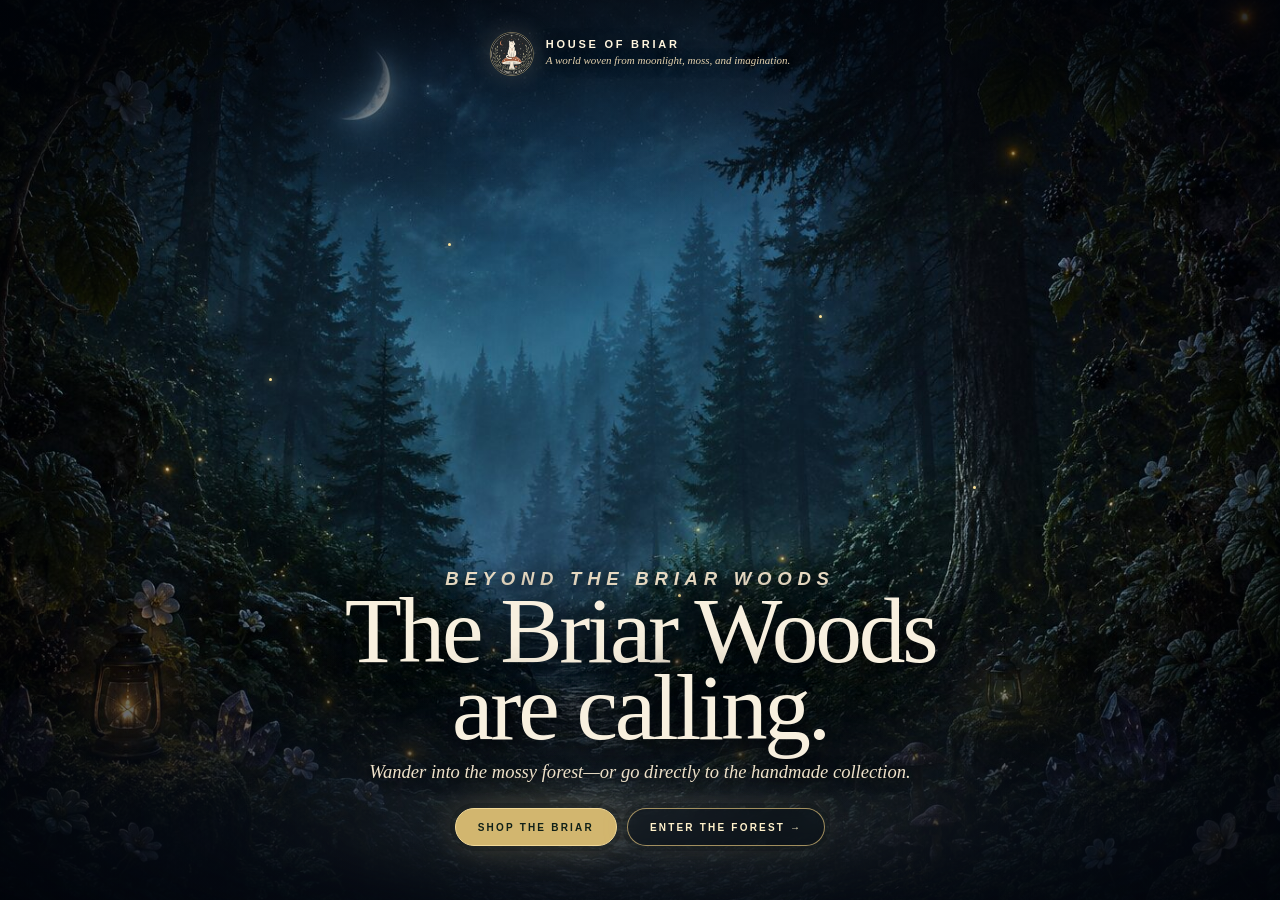
<file: index.html>
<!doctype html>
<html lang="en">
<head>
<meta charset="utf-8"><meta name="viewport" content="width=device-width,initial-scale=1,viewport-fit=cover">
<title>House of Briar | Enchanted Woodland Art &amp; Wearable Magic</title>
<meta name="description" content="Enter House of Briar, an enchanted woodland world of one-of-a-kind fashion, original art, hand-painted keepsake boxes, living gardens, and storybook imagination.">
<meta name="robots" content="index,follow,max-image-preview:large">
<link rel="canonical" href="https://loombriar.shop/">
<link rel="icon" type="image/svg+xml" href="assets/thorn-spool-real.svg?v=20260927">
<meta property="og:type" content="website"><meta property="og:site_name" content="House of Briar"><meta property="og:title" content="House of Briar | Enchanted Woodland Art &amp; Wearable Magic"><meta property="og:description" content="A world woven from moonlight, moss, and imagination."><meta property="og:url" content="https://loombriar.shop/"><meta property="og:image" content="https://loombriar.shop/assets/loom-briar-moonlit-cat-grove-opening.webp">
<meta name="twitter:card" content="summary_large_image"><meta name="twitter:title" content="House of Briar | Enchanted Woodland Art &amp; Wearable Magic"><meta name="twitter:description" content="One-of-a-kind woodland fashion, art, keepsakes, and living gardens."><meta name="twitter:image" content="https://loombriar.shop/assets/loom-briar-moonlit-cat-grove-opening.webp">
<script type="application/ld+json">{"@context":"https://schema.org","@type":"WebSite","name":"House of Briar","url":"https://loombriar.shop/","description":"An enchanted woodland artist lifestyle brand offering one-of-a-kind fashion, original art, hand-painted keepsake boxes, and living gardens.","publisher":{"@type":"Organization","name":"House of Briar","email":"loombriar@gmail.com","founder":{"@type":"Person","name":"Loom Briar"},"logo":{"@type":"ImageObject","url":"https://loombriar.shop/assets/loom-briar-celestial-cat-logo.webp"}}}</script>
<style>
*{box-sizing:border-box}html,body{margin:0;width:100%;height:100%;overflow:hidden;background:#020711;color:#f8f0df;font-family:Georgia,'Times New Roman',serif}.opening{position:relative;width:100%;height:100svh;min-height:560px;overflow:hidden;background:#020711;isolation:isolate}.world{position:absolute;inset:-3%;z-index:-4;background:url('assets/briar-woods-background-v4.jpg') center 48%/cover no-repeat;transform-origin:50% 56%;transition:transform 2.8s cubic-bezier(.18,.72,.2,1),filter 2.8s ease}.opening:before{content:"";position:absolute;z-index:-3;inset:0;background:radial-gradient(ellipse at 50% 52%,transparent 0 25%,rgba(0,5,13,.12) 48%,rgba(0,3,9,.68) 100%),linear-gradient(180deg,rgba(0,4,10,.55),transparent 24%,transparent 63%,rgba(0,3,8,.8));pointer-events:none}.opening:after{content:"";position:absolute;z-index:-2;left:-15%;right:-15%;bottom:-12%;height:43%;background:radial-gradient(ellipse at center,rgba(196,216,238,.16),rgba(43,67,99,.12) 35%,transparent 72%);filter:blur(20px);animation:mist 10s ease-in-out infinite alternate;pointer-events:none}.brand{position:absolute;z-index:5;top:clamp(18px,3.5vh,36px);left:50%;display:flex;align-items:center;gap:12px;color:#fff5de;text-decoration:none;transform:translateX(-50%);text-shadow:0 2px 14px #000}.brand img{width:44px;height:44px;border-radius:50%;border:1px solid rgba(231,204,142,.5);box-shadow:0 0 24px rgba(209,190,158,.2)}.brand span{display:grid;gap:4px;white-space:nowrap}.brand b{font:700 11px/1 Arial,sans-serif;letter-spacing:.25em;text-transform:uppercase}.brand small{font:italic 11px/1.2 Georgia,serif;color:#e3d1ad}.copy{position:absolute;z-index:4;left:50%;bottom:clamp(36px,6vh,70px);width:min(760px,88vw);text-align:center;transform:translateX(-50%);transition:opacity .55s ease,transform .65s ease}.eyebrow{margin:0 0 12px;color:#ddc27e;font:700 10px Arial,sans-serif;letter-spacing:.31em;text-transform:uppercase;text-shadow:0 2px 15px #000}.copy h1{margin:0 auto 12px;max-width:720px;font-size:clamp(48px,7.3vw,108px);font-weight:400;line-height:.82;letter-spacing:-.035em;text-wrap:balance;text-shadow:0 4px 28px #000,0 0 55px rgba(2,7,15,.9)}.copy p{margin:0;font-size:clamp(14px,1.45vw,19px);font-style:italic;line-height:1.5;color:#eee1c9;text-shadow:0 2px 16px #000}.follow{position:relative;margin-top:22px;padding:13px 22px 12px;border:1px solid rgba(225,195,125,.7);border-radius:999px;background:rgba(4,11,17,.42);color:#fff1ca;box-shadow:0 0 0 5px rgba(4,9,15,.22),0 0 32px rgba(211,186,119,.12);backdrop-filter:blur(7px);cursor:pointer;font:700 10px Arial,sans-serif;letter-spacing:.22em;text-transform:uppercase;transition:background .25s,box-shadow .25s,transform .25s}.follow:hover,.follow:focus-visible{background:rgba(104,76,35,.45);box-shadow:0 0 0 5px rgba(4,9,15,.25),0 0 38px rgba(236,207,134,.3);transform:translateY(-2px)}.follow:focus-visible{outline:2px solid #f7db98;outline-offset:5px}.fireflies{position:absolute;z-index:1;inset:0;pointer-events:none}.fireflies i{position:absolute;width:3px;height:3px;border-radius:50%;background:#ffe49a;box-shadow:0 0 6px #ffe49a,0 0 14px #d9b95f;animation:glimmer 3.8s ease-in-out infinite}.fireflies i:nth-child(1){left:21%;top:42%;animation-delay:-1.2s}.fireflies i:nth-child(2){left:35%;top:27%;animation-delay:-2.7s}.fireflies i:nth-child(3){left:64%;top:35%;animation-delay:-.5s}.fireflies i:nth-child(4){left:76%;top:54%;animation-delay:-3.1s}.fireflies i:nth-child(5){left:53%;top:66%;animation-delay:-1.8s}.opening.following .world{transform:scale(1.55) translateY(8%);filter:brightness(1.22) blur(1px)}.opening.following .copy,.opening.following .brand{opacity:0;pointer-events:none}.opening.following .copy{transform:translate(-50%,18px) scale(.96)}.veil{position:absolute;z-index:6;inset:0;pointer-events:none;background:radial-gradient(circle at 50% 52%,rgba(222,232,247,.92),rgba(76,102,148,.42) 38%,rgba(1,5,13,.98) 100%);opacity:0;transition:opacity .75s ease 2s}.opening.following .veil{opacity:1}@keyframes glimmer{0%,100%{opacity:.08;transform:translateY(3px) scale(.7)}50%{opacity:1;transform:translateY(-5px) scale(1.25)}}@keyframes mist{to{transform:translateX(8%) scale(1.08)}}
@media(max-width:700px){.opening{min-height:520px}.world{inset:-2%;background-size:auto 100%;background-position:47% top}.opening:before{background:linear-gradient(180deg,rgba(0,4,10,.48),transparent 20%,transparent 54%,rgba(0,3,9,.9) 87%),radial-gradient(ellipse at 50% 48%,transparent 12%,rgba(0,3,9,.4) 100%)}.brand{top:18px}.brand img{width:38px;height:38px}.brand small{font-size:9px}.copy{bottom:max(28px,env(safe-area-inset-bottom));width:90vw}.eyebrow{margin-bottom:9px;font-size:8px}.copy h1{max-width:390px;font-size:clamp(43px,13vw,61px);line-height:.86}.copy p{font-size:14px}.follow{margin-top:17px;padding:12px 18px;font-size:9px}.opening.following .world{transform:scale(1.48) translateY(7%)}}
@media(prefers-reduced-motion:reduce){.world,.copy,.brand,.veil{transition:none}.opening:after,.fireflies i{animation:none}.opening.following .veil{opacity:1}}
.entrance-actions{display:flex;justify-content:center;gap:10px;flex-wrap:wrap;margin-top:22px}.entrance-actions .follow{margin-top:0}.shop-now{position:relative;padding:13px 22px 12px;border:1px solid #f3d997;border-radius:999px;background:#d2b66f;color:#102018;box-shadow:0 0 0 5px rgba(4,9,15,.22),0 0 35px rgba(236,207,134,.25);backdrop-filter:blur(7px);font:700 10px Arial,sans-serif;letter-spacing:.22em;text-transform:uppercase;text-decoration:none;transition:background .25s,box-shadow .25s,transform .25s}.shop-now:hover,.shop-now:focus-visible{background:rgba(104,76,35,.78);color:#fff1ca;box-shadow:0 0 0 5px rgba(4,9,15,.25),0 0 38px rgba(236,207,134,.3);transform:translateY(-2px)}.shop-now:focus-visible{outline:2px solid #f7db98;outline-offset:5px}@media(max-width:700px){.entrance-actions{margin-top:17px;gap:8px}.entrance-actions .follow,.shop-now{margin-top:0;padding:12px 15px;font-size:8px;letter-spacing:.16em}}
</style>
</head>
<body><main class="opening" id="opening"><div class="world" aria-hidden="true"></div><div class="fireflies" aria-hidden="true"><i></i><i></i><i></i><i></i><i></i></div><a class="brand" href="treehouse.html#welcome"><img src="assets/loom-briar-celestial-cat-logo.webp" alt=""><span><b>House of Briar</b><small>A world woven from moonlight, moss, and imagination.</small></span></a><section class="copy" aria-label="Entrance to House of Briar"><p class="eyebrow">Beyond the Briar Woods</p><h1>The Briar Woods are calling.</h1><p>Wander into the mossy forest—or go directly to the handmade collection.</p><div class="entrance-actions"><a class="shop-now" href="treehouse.html#shop">Shop the Briar</a><button class="follow" id="follow" type="button">Enter the forest →</button></div></section><div class="veil" aria-hidden="true"></div></main><script>const opening=document.getElementById('opening'),button=document.getElementById('follow');button.addEventListener('click',()=>{if(opening.classList.contains('following'))return;opening.classList.add('following');button.disabled=true;setTimeout(()=>location.href='treehouse.html#welcome',2850)})</script></body>
</html>
</file>
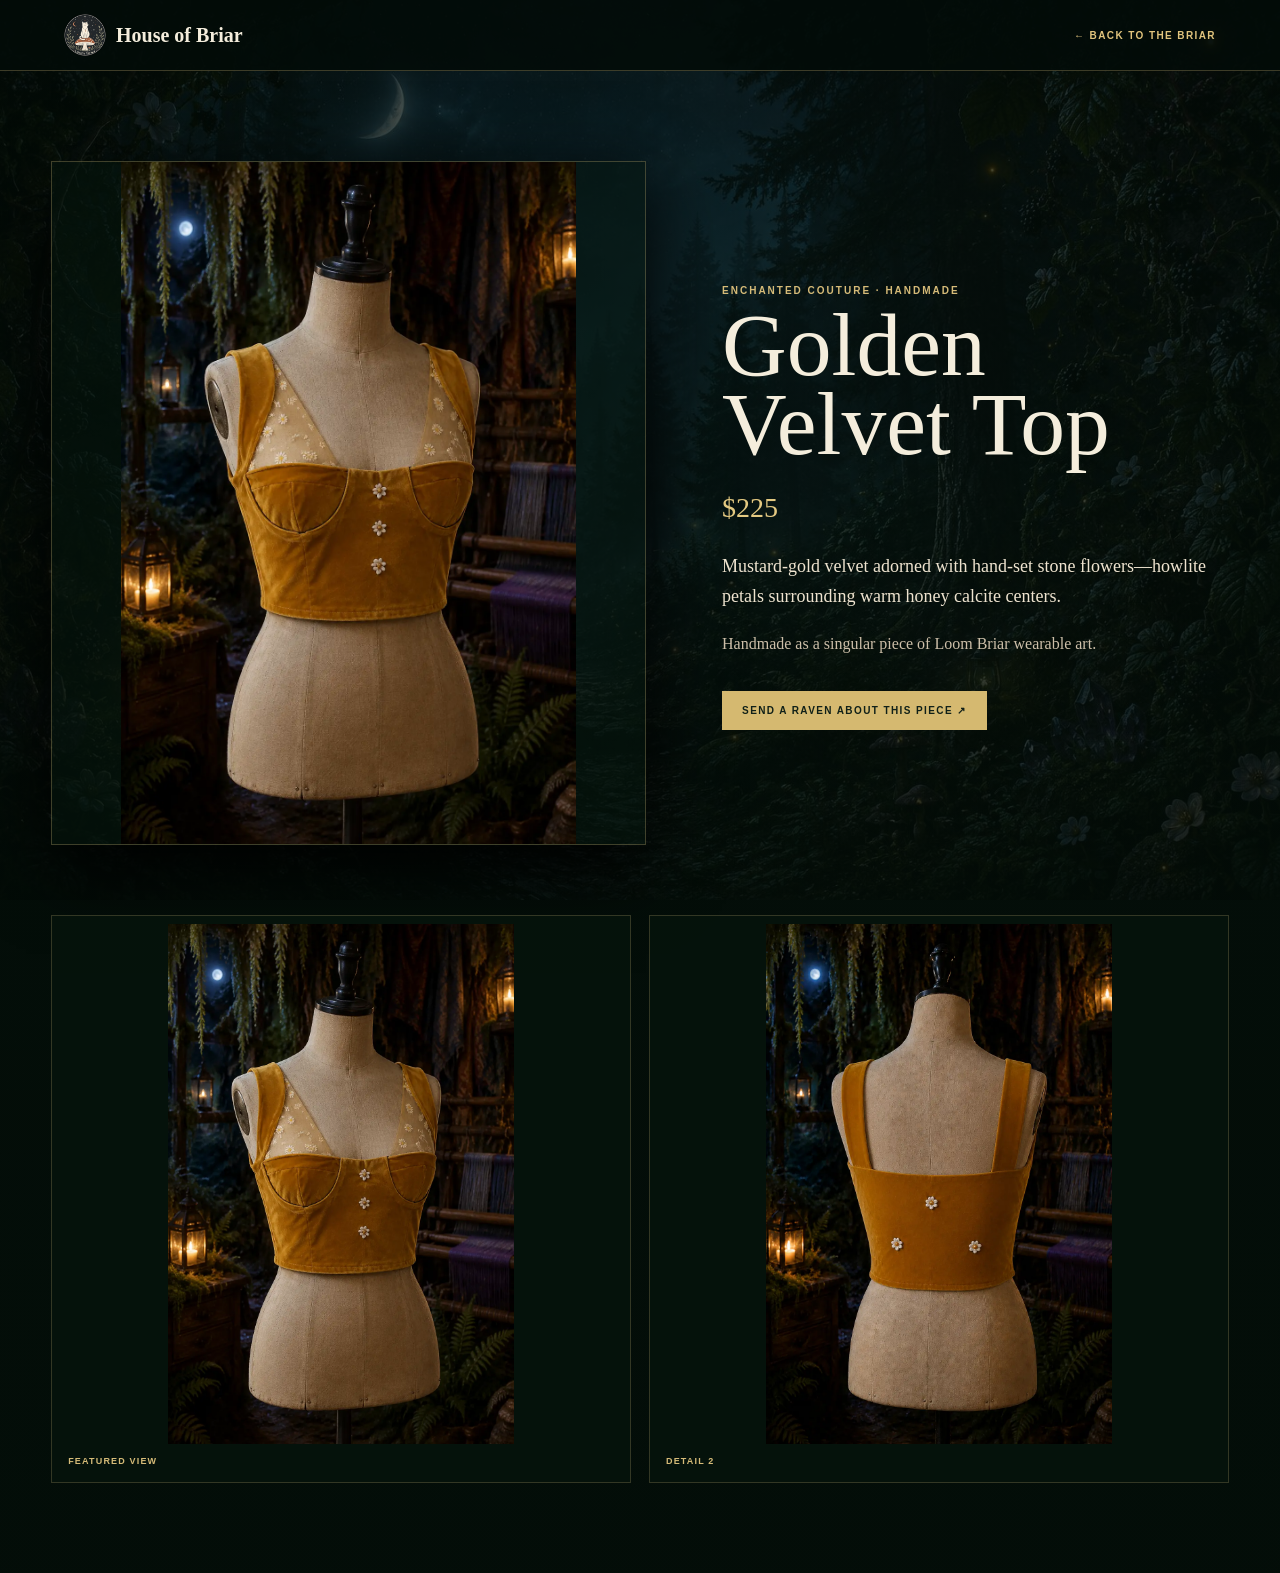
<file: products/golden-velvet-top.html>
<!doctype html><html lang="en"><head><meta charset="utf-8"><meta name="viewport" content="width=device-width,initial-scale=1"><title>Golden Velvet Top | House of Briar</title><meta name="description" content="Mustard-gold velvet adorned with hand-set stone flowers—howlite petals surrounding warm honey calcite centers."><meta name="robots" content="index,follow,max-image-preview:large"><link rel="canonical" href="https://loombriar.shop/products/golden-velvet-top.html"><link rel="icon" type="image/svg+xml" href="../assets/thorn-spool-real.svg"><meta property="og:type" content="product"><meta property="og:site_name" content="House of Briar"><meta property="og:title" content="Golden Velvet Top | House of Briar"><meta property="og:description" content="Mustard-gold velvet adorned with hand-set stone flowers—howlite petals surrounding warm honey calcite centers."><meta property="og:url" content="https://loombriar.shop/products/golden-velvet-top.html"><meta property="og:image" content="https://loombriar.shop/assets/golden-velvet-top-dress-form.webp"><meta name="twitter:card" content="summary_large_image"><meta name="twitter:title" content="Golden Velvet Top | House of Briar"><meta name="twitter:description" content="Mustard-gold velvet adorned with hand-set stone flowers—howlite petals surrounding warm honey calcite centers."><meta name="twitter:image" content="https://loombriar.shop/assets/golden-velvet-top-dress-form.webp"><script type="application/ld+json">{"@context":"https://schema.org","@type":"Product","name":"Golden Velvet Top","description":"Mustard-gold velvet adorned with hand-set stone flowers—howlite petals surrounding warm honey calcite centers.","image":["https://loombriar.shop/assets/golden-velvet-top-dress-form.webp","https://loombriar.shop/assets/golden-velvet-top-dress-form-back.webp"],"brand":{"@type":"Brand","name":"Loom Briar"},"offers":{"@type":"Offer","priceCurrency":"USD","price":"225","availability":"https://schema.org/InStock","url":"https://loombriar.shop/products/golden-velvet-top.html"}}</script><style>
*{box-sizing:border-box}html{background:#06100b;color:#f4eddc}body{margin:0;font-family:Georgia,'Times New Roman',serif;background:linear-gradient(rgba(3,13,8,.72),rgba(3,13,8,.88)),url('../assets/briar-woods-background-v4.jpg') center/cover fixed;min-height:100vh}.nav{display:flex;align-items:center;justify-content:space-between;padding:14px clamp(16px,5vw,70px);background:rgba(3,12,8,.88);border-bottom:1px solid rgba(214,187,122,.28);position:sticky;top:0;z-index:5}.brand{display:flex;align-items:center;gap:10px;color:#f4eddc;text-decoration:none}.brand img{width:42px;height:42px;border-radius:50%}.brand b{font-size:20px}.back{color:#e1c47d;text-decoration:none;font:700 10px Arial,sans-serif;letter-spacing:.14em;text-transform:uppercase}.wrap{width:min(1180px,92vw);margin:0 auto;padding:clamp(45px,7vw,90px) 0 90px}.hero{display:grid;grid-template-columns:1.08fr .92fr;gap:clamp(28px,6vw,76px);align-items:center}.main-img{width:100%;max-height:76vh;object-fit:contain;background:rgba(5,20,12,.5);border:1px solid rgba(214,187,122,.28);box-shadow:0 24px 70px #000}.eyebrow{color:#d6bb78;font:700 10px Arial,sans-serif;letter-spacing:.2em;text-transform:uppercase}.copy h1{font-size:clamp(50px,7vw,92px);line-height:.88;font-weight:400;margin:10px 0 18px}.price{font-size:28px;color:#e4c982}.lede{font-size:18px;line-height:1.65;color:#eee3cf}.notes{color:#cdbfa9;line-height:1.7}.buy{display:inline-block;margin-top:18px;padding:14px 20px;background:#d5b970;color:#102018;text-decoration:none;font:700 10px Arial,sans-serif;letter-spacing:.14em;text-transform:uppercase}.gallery{display:grid;grid-template-columns:repeat(2,minmax(0,1fr));gap:18px;margin-top:70px}.gallery figure{margin:0;background:rgba(6,22,13,.68);border:1px solid rgba(214,187,122,.22);padding:8px}.gallery img{width:100%;height:520px;object-fit:contain}.gallery figcaption{padding:8px;color:#d6bb78;font:700 9px Arial,sans-serif;letter-spacing:.13em;text-transform:uppercase}.extra{margin-top:42px;padding:28px;border:1px solid rgba(214,187,122,.24);background:rgba(5,18,11,.7);line-height:1.7}.extra h2{font-weight:400;color:#e4c982}@media(max-width:760px){.hero{grid-template-columns:1fr}.wrap{width:min(94vw,620px)}.gallery{grid-template-columns:1fr}.gallery img{height:auto}.copy h1{font-size:52px}.nav{padding:10px 12px}}
</style></head><body><header class="nav"><a class="brand" href="../treehouse.html#shop"><img src="../assets/loom-briar-celestial-cat-logo.webp" alt=""><b>House of Briar</b></a><a class="back" href="../treehouse.html#shop">← Back to the Briar</a></header><main class="wrap"><section class="hero"><img class="main-img" src="../assets/golden-velvet-top-dress-form.webp" alt="Golden Velvet Top"><div class="copy"><p class="eyebrow">Enchanted Couture · Handmade</p><h1>Golden Velvet Top</h1><p class="price">$225</p><p class="lede">Mustard-gold velvet adorned with hand-set stone flowers—howlite petals surrounding warm honey calcite centers.</p><p class="notes">Handmade as a singular piece of Loom Briar wearable art.</p><a class="buy" href="mailto:loombriar@gmail.com?subject=Golden%20Velvet%20Top%20-%20%24225">Send a Raven about this piece ↗</a></div></section><section class="gallery" aria-label="Golden Velvet Top photo gallery"><figure><img src="../assets/golden-velvet-top-dress-form.webp" alt="Golden Velvet Top"><figcaption>Featured view</figcaption></figure><figure><img src="../assets/golden-velvet-top-dress-form-back.webp" alt="Golden Velvet Top detail view 2"><figcaption>Detail 2</figcaption></figure></section></main></body></html>
</file>
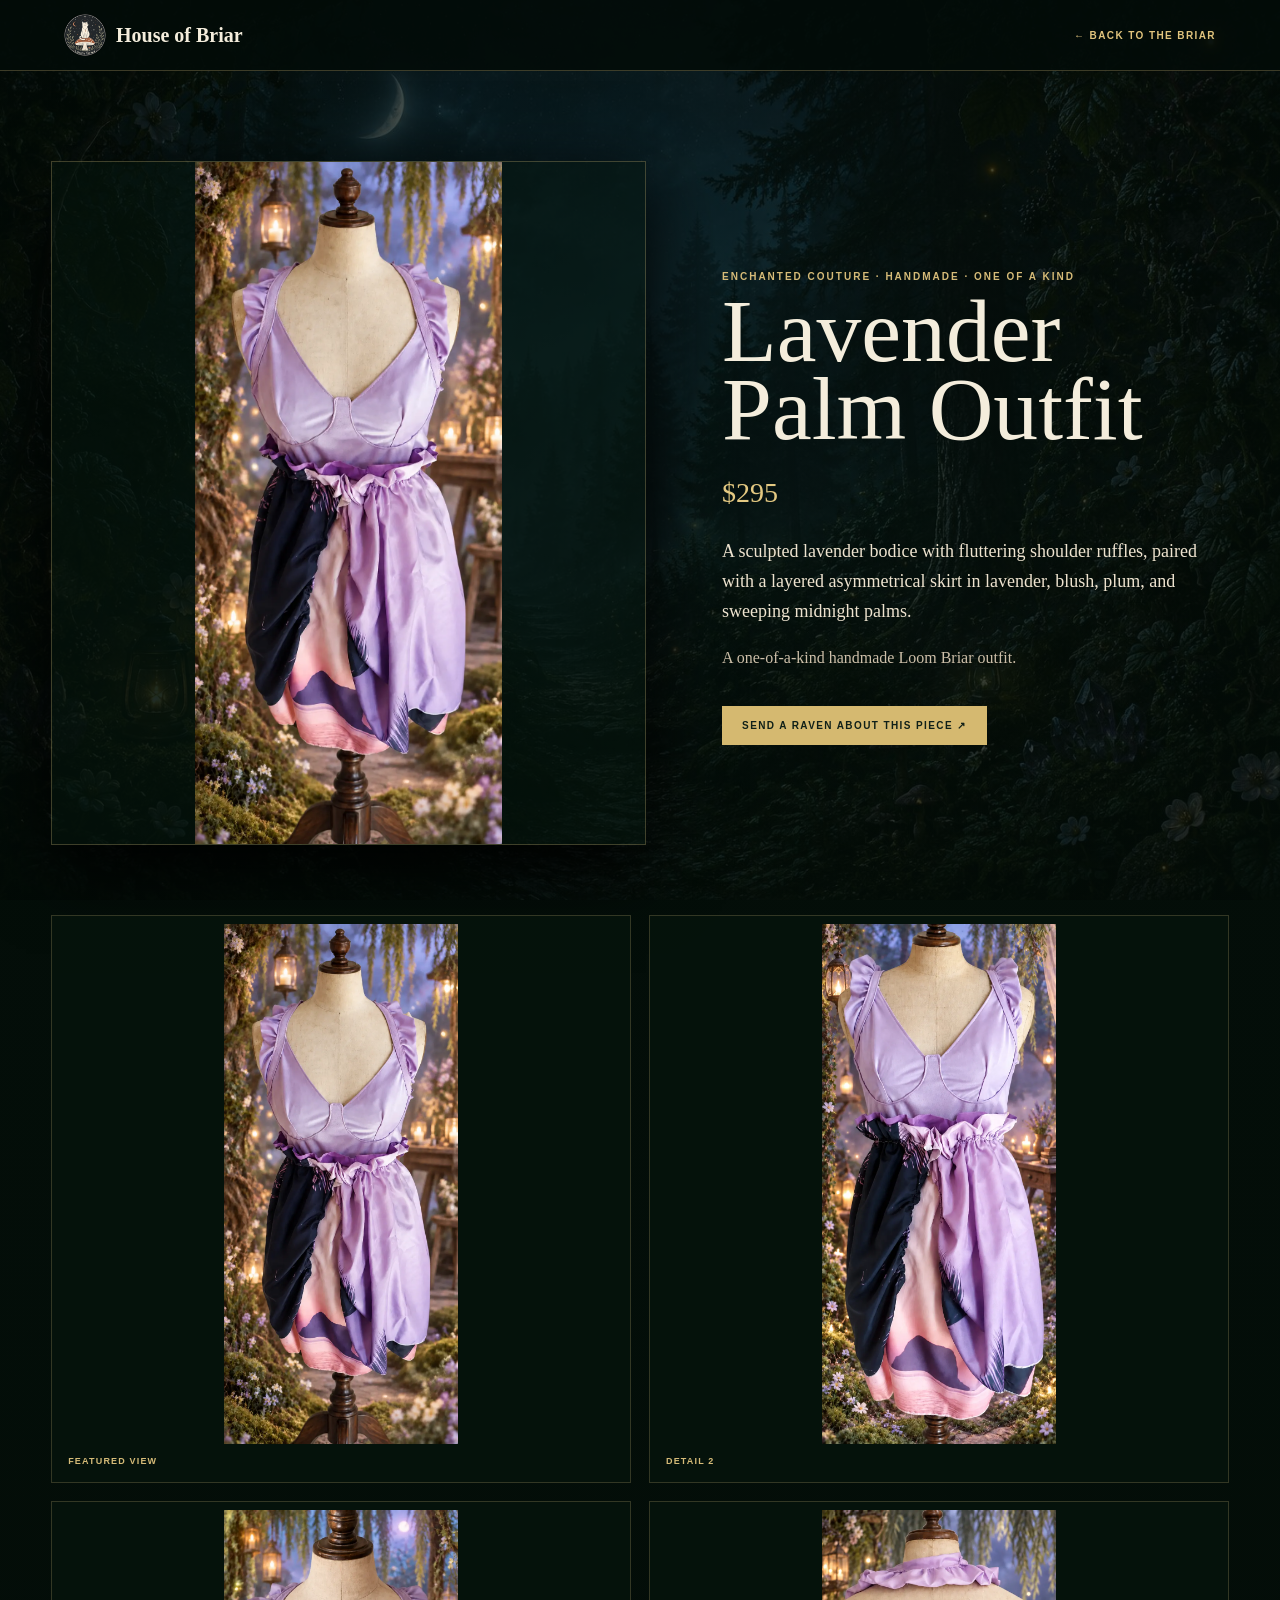
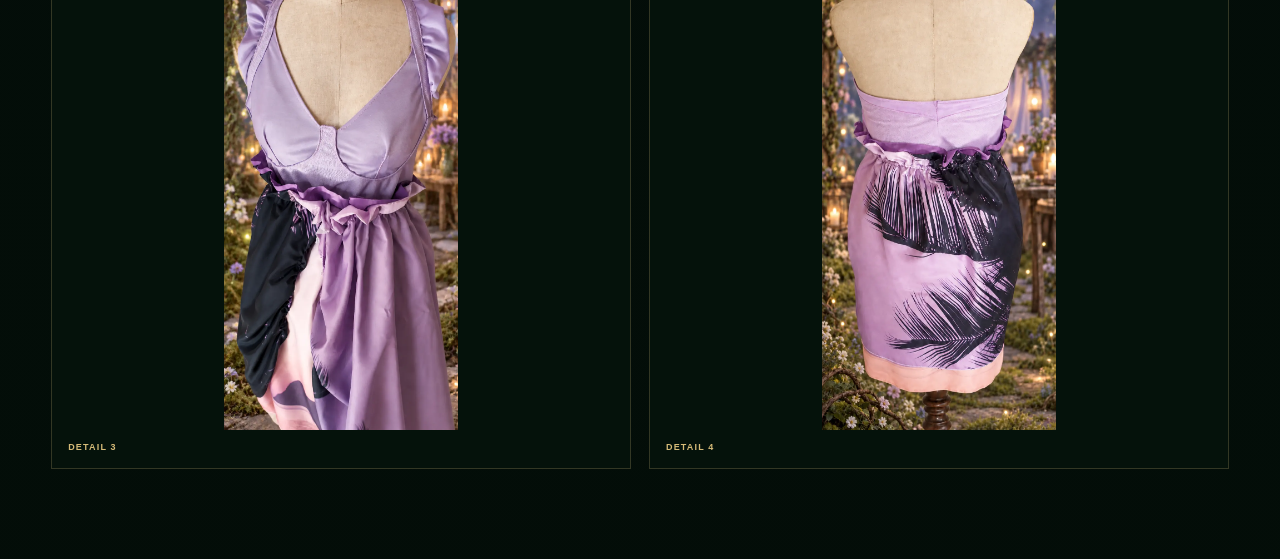
<file: products/lavender-palm-outfit.html>
<!doctype html><html lang="en"><head><meta charset="utf-8"><meta name="viewport" content="width=device-width,initial-scale=1"><title>Lavender Palm Outfit | House of Briar</title><meta name="description" content="A sculpted lavender bodice with fluttering shoulder ruffles, paired with a layered asymmetrical skirt in lavender, blush, plum, and sweeping midnight palms."><meta name="robots" content="index,follow,max-image-preview:large"><link rel="canonical" href="https://loombriar.shop/products/lavender-palm-outfit.html"><link rel="icon" type="image/svg+xml" href="../assets/thorn-spool-real.svg"><meta property="og:type" content="product"><meta property="og:site_name" content="House of Briar"><meta property="og:title" content="Lavender Palm Outfit | House of Briar"><meta property="og:description" content="A sculpted lavender bodice with fluttering shoulder ruffles, paired with a layered asymmetrical skirt in lavender, blush, plum, and sweeping midnight palms."><meta property="og:url" content="https://loombriar.shop/products/lavender-palm-outfit.html"><meta property="og:image" content="https://loombriar.shop/assets/lavender-palm-outfit-front-themed.webp"><meta name="twitter:card" content="summary_large_image"><meta name="twitter:title" content="Lavender Palm Outfit | House of Briar"><meta name="twitter:description" content="A sculpted lavender bodice with fluttering shoulder ruffles, paired with a layered asymmetrical skirt in lavender, blush, plum, and sweeping midnight palms."><meta name="twitter:image" content="https://loombriar.shop/assets/lavender-palm-outfit-front-themed.webp"><script type="application/ld+json">{"@context":"https://schema.org","@type":"Product","name":"Lavender Palm Outfit","description":"A sculpted lavender bodice with fluttering shoulder ruffles, paired with a layered asymmetrical skirt in lavender, blush, plum, and sweeping midnight palms.","image":["https://loombriar.shop/assets/lavender-palm-outfit-front-themed.webp","https://loombriar.shop/assets/lavender-palm-outfit-front-detail-themed.webp","https://loombriar.shop/assets/lavender-palm-outfit-bodice-themed.webp","https://loombriar.shop/assets/lavender-palm-outfit-back-themed.webp"],"brand":{"@type":"Brand","name":"Loom Briar"},"offers":{"@type":"Offer","priceCurrency":"USD","price":"295","availability":"https://schema.org/InStock","url":"https://loombriar.shop/products/lavender-palm-outfit.html"}}</script><style>
*{box-sizing:border-box}html{background:#06100b;color:#f4eddc}body{margin:0;font-family:Georgia,'Times New Roman',serif;background:linear-gradient(rgba(3,13,8,.72),rgba(3,13,8,.88)),url('../assets/briar-woods-background-v4.jpg') center/cover fixed;min-height:100vh}.nav{display:flex;align-items:center;justify-content:space-between;padding:14px clamp(16px,5vw,70px);background:rgba(3,12,8,.88);border-bottom:1px solid rgba(214,187,122,.28);position:sticky;top:0;z-index:5}.brand{display:flex;align-items:center;gap:10px;color:#f4eddc;text-decoration:none}.brand img{width:42px;height:42px;border-radius:50%}.brand b{font-size:20px}.back{color:#e1c47d;text-decoration:none;font:700 10px Arial,sans-serif;letter-spacing:.14em;text-transform:uppercase}.wrap{width:min(1180px,92vw);margin:0 auto;padding:clamp(45px,7vw,90px) 0 90px}.hero{display:grid;grid-template-columns:1.08fr .92fr;gap:clamp(28px,6vw,76px);align-items:center}.main-img{width:100%;max-height:76vh;object-fit:contain;background:rgba(5,20,12,.5);border:1px solid rgba(214,187,122,.28);box-shadow:0 24px 70px #000}.eyebrow{color:#d6bb78;font:700 10px Arial,sans-serif;letter-spacing:.2em;text-transform:uppercase}.copy h1{font-size:clamp(50px,7vw,92px);line-height:.88;font-weight:400;margin:10px 0 18px}.price{font-size:28px;color:#e4c982}.lede{font-size:18px;line-height:1.65;color:#eee3cf}.notes{color:#cdbfa9;line-height:1.7}.buy{display:inline-block;margin-top:18px;padding:14px 20px;background:#d5b970;color:#102018;text-decoration:none;font:700 10px Arial,sans-serif;letter-spacing:.14em;text-transform:uppercase}.gallery{display:grid;grid-template-columns:repeat(2,minmax(0,1fr));gap:18px;margin-top:70px}.gallery figure{margin:0;background:rgba(6,22,13,.68);border:1px solid rgba(214,187,122,.22);padding:8px}.gallery img{width:100%;height:520px;object-fit:contain}.gallery figcaption{padding:8px;color:#d6bb78;font:700 9px Arial,sans-serif;letter-spacing:.13em;text-transform:uppercase}.extra{margin-top:42px;padding:28px;border:1px solid rgba(214,187,122,.24);background:rgba(5,18,11,.7);line-height:1.7}.extra h2{font-weight:400;color:#e4c982}@media(max-width:760px){.hero{grid-template-columns:1fr}.wrap{width:min(94vw,620px)}.gallery{grid-template-columns:1fr}.gallery img{height:auto}.copy h1{font-size:52px}.nav{padding:10px 12px}}
</style></head><body><header class="nav"><a class="brand" href="../treehouse.html#shop"><img src="../assets/loom-briar-celestial-cat-logo.webp" alt=""><b>House of Briar</b></a><a class="back" href="../treehouse.html#shop">← Back to the Briar</a></header><main class="wrap"><section class="hero"><img class="main-img" src="../assets/lavender-palm-outfit-front-themed.webp" alt="Lavender Palm Outfit"><div class="copy"><p class="eyebrow">Enchanted Couture · Handmade · One of a kind</p><h1>Lavender Palm Outfit</h1><p class="price">$295</p><p class="lede">A sculpted lavender bodice with fluttering shoulder ruffles, paired with a layered asymmetrical skirt in lavender, blush, plum, and sweeping midnight palms.</p><p class="notes">A one-of-a-kind handmade Loom Briar outfit.</p><a class="buy" href="mailto:loombriar@gmail.com?subject=Lavender%20Palm%20Outfit%20-%20%24295">Send a Raven about this piece ↗</a></div></section><section class="gallery" aria-label="Lavender Palm Outfit photo gallery"><figure><img src="../assets/lavender-palm-outfit-front-themed.webp" alt="Lavender Palm Outfit"><figcaption>Featured view</figcaption></figure><figure><img src="../assets/lavender-palm-outfit-front-detail-themed.webp" alt="Lavender Palm Outfit detail view 2"><figcaption>Detail 2</figcaption></figure><figure><img src="../assets/lavender-palm-outfit-bodice-themed.webp" alt="Lavender Palm Outfit detail view 3"><figcaption>Detail 3</figcaption></figure><figure><img src="../assets/lavender-palm-outfit-back-themed.webp" alt="Lavender Palm Outfit detail view 4"><figcaption>Detail 4</figcaption></figure></section></main></body></html>
</file>
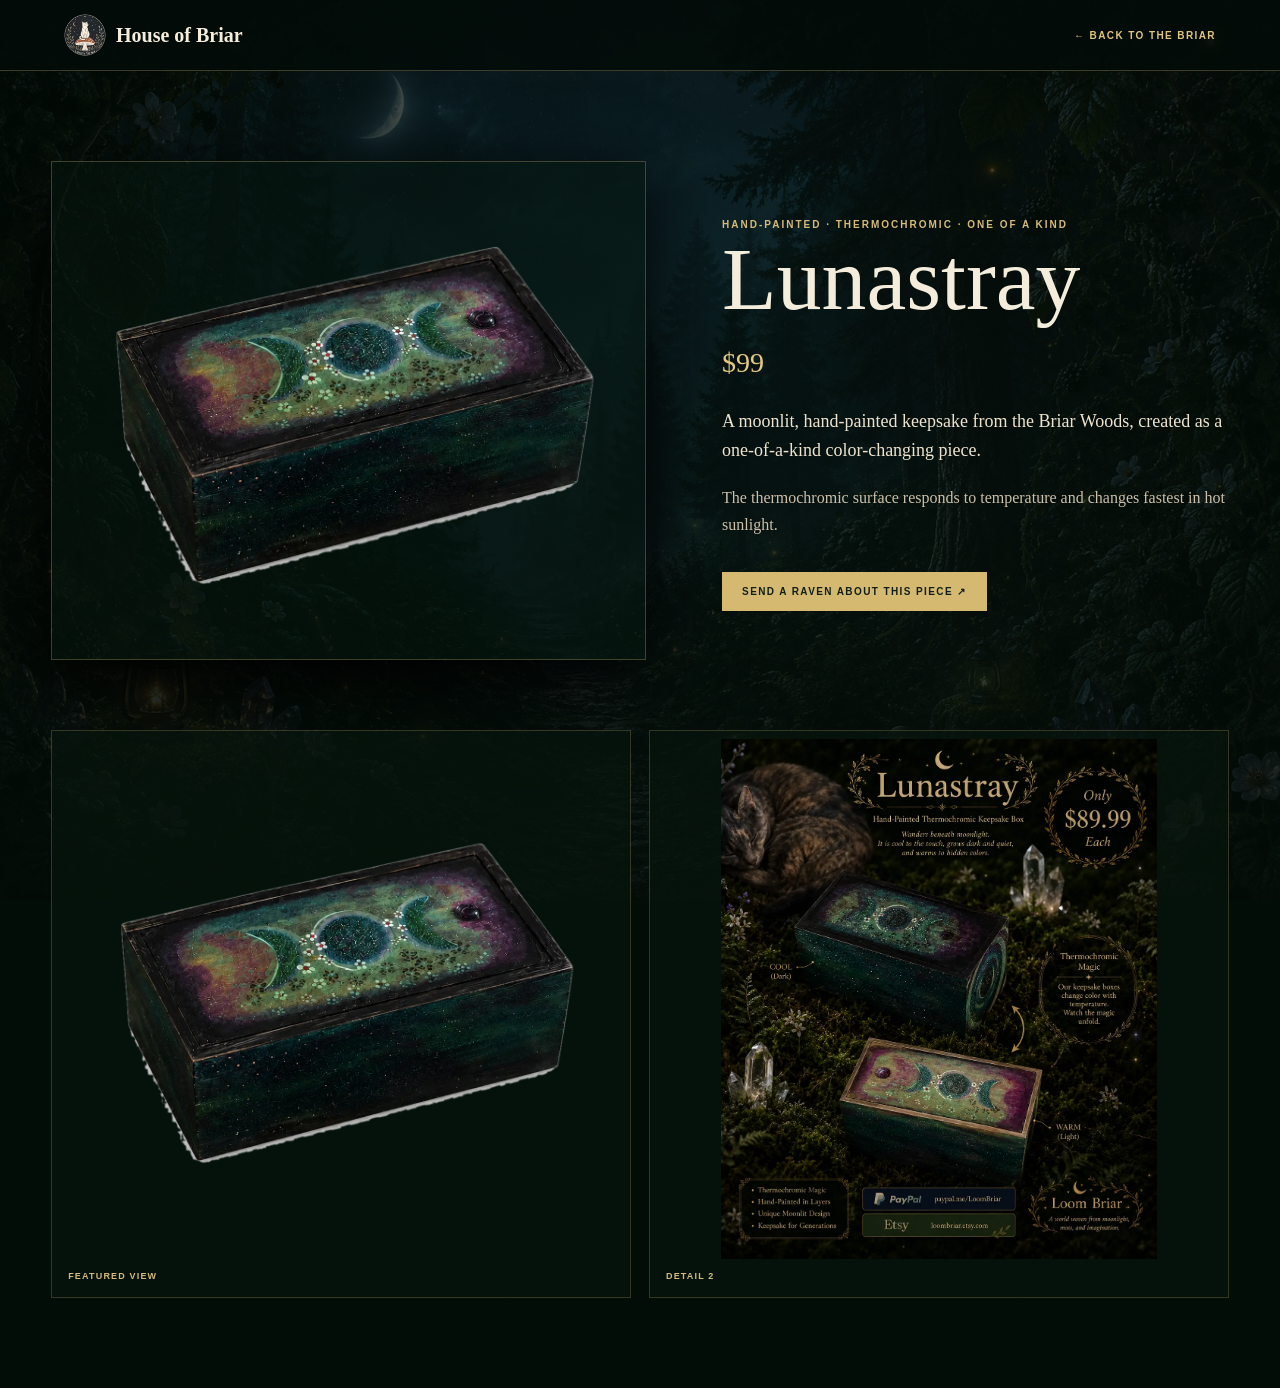
<file: products/lunastray.html>
<!doctype html><html lang="en"><head><meta charset="utf-8"><meta name="viewport" content="width=device-width,initial-scale=1"><title>Lunastray | House of Briar</title><meta name="description" content="A moonlit, hand-painted keepsake from the Briar Woods, created as a one-of-a-kind color-changing piece."><meta name="robots" content="index,follow,max-image-preview:large"><link rel="canonical" href="https://loombriar.shop/products/lunastray.html"><link rel="icon" type="image/svg+xml" href="../assets/thorn-spool-real.svg"><meta property="og:type" content="product"><meta property="og:site_name" content="House of Briar"><meta property="og:title" content="Lunastray | House of Briar"><meta property="og:description" content="A moonlit, hand-painted keepsake from the Briar Woods, created as a one-of-a-kind color-changing piece."><meta property="og:url" content="https://loombriar.shop/products/lunastray.html"><meta property="og:image" content="https://loombriar.shop/assets/product-lunastray-cutout.webp"><meta name="twitter:card" content="summary_large_image"><meta name="twitter:title" content="Lunastray | House of Briar"><meta name="twitter:description" content="A moonlit, hand-painted keepsake from the Briar Woods, created as a one-of-a-kind color-changing piece."><meta name="twitter:image" content="https://loombriar.shop/assets/product-lunastray-cutout.webp"><script type="application/ld+json">{"@context":"https://schema.org","@type":"Product","name":"Lunastray","description":"A moonlit, hand-painted keepsake from the Briar Woods, created as a one-of-a-kind color-changing piece.","image":["https://loombriar.shop/assets/product-lunastray-cutout.webp","https://loombriar.shop/assets/lunastray-details.webp"],"brand":{"@type":"Brand","name":"Loom Briar"},"offers":{"@type":"Offer","priceCurrency":"USD","price":"99","availability":"https://schema.org/InStock","url":"https://loombriar.shop/products/lunastray.html"}}</script><style>
*{box-sizing:border-box}html{background:#06100b;color:#f4eddc}body{margin:0;font-family:Georgia,'Times New Roman',serif;background:linear-gradient(rgba(3,13,8,.72),rgba(3,13,8,.88)),url('../assets/briar-woods-background-v4.jpg') center/cover fixed;min-height:100vh}.nav{display:flex;align-items:center;justify-content:space-between;padding:14px clamp(16px,5vw,70px);background:rgba(3,12,8,.88);border-bottom:1px solid rgba(214,187,122,.28);position:sticky;top:0;z-index:5}.brand{display:flex;align-items:center;gap:10px;color:#f4eddc;text-decoration:none}.brand img{width:42px;height:42px;border-radius:50%}.brand b{font-size:20px}.back{color:#e1c47d;text-decoration:none;font:700 10px Arial,sans-serif;letter-spacing:.14em;text-transform:uppercase}.wrap{width:min(1180px,92vw);margin:0 auto;padding:clamp(45px,7vw,90px) 0 90px}.hero{display:grid;grid-template-columns:1.08fr .92fr;gap:clamp(28px,6vw,76px);align-items:center}.main-img{width:100%;max-height:76vh;object-fit:contain;background:rgba(5,20,12,.5);border:1px solid rgba(214,187,122,.28);box-shadow:0 24px 70px #000}.eyebrow{color:#d6bb78;font:700 10px Arial,sans-serif;letter-spacing:.2em;text-transform:uppercase}.copy h1{font-size:clamp(50px,7vw,92px);line-height:.88;font-weight:400;margin:10px 0 18px}.price{font-size:28px;color:#e4c982}.lede{font-size:18px;line-height:1.65;color:#eee3cf}.notes{color:#cdbfa9;line-height:1.7}.buy{display:inline-block;margin-top:18px;padding:14px 20px;background:#d5b970;color:#102018;text-decoration:none;font:700 10px Arial,sans-serif;letter-spacing:.14em;text-transform:uppercase}.gallery{display:grid;grid-template-columns:repeat(2,minmax(0,1fr));gap:18px;margin-top:70px}.gallery figure{margin:0;background:rgba(6,22,13,.68);border:1px solid rgba(214,187,122,.22);padding:8px}.gallery img{width:100%;height:520px;object-fit:contain}.gallery figcaption{padding:8px;color:#d6bb78;font:700 9px Arial,sans-serif;letter-spacing:.13em;text-transform:uppercase}.extra{margin-top:42px;padding:28px;border:1px solid rgba(214,187,122,.24);background:rgba(5,18,11,.7);line-height:1.7}.extra h2{font-weight:400;color:#e4c982}@media(max-width:760px){.hero{grid-template-columns:1fr}.wrap{width:min(94vw,620px)}.gallery{grid-template-columns:1fr}.gallery img{height:auto}.copy h1{font-size:52px}.nav{padding:10px 12px}}
</style></head><body><header class="nav"><a class="brand" href="../treehouse.html#shop"><img src="../assets/loom-briar-celestial-cat-logo.webp" alt=""><b>House of Briar</b></a><a class="back" href="../treehouse.html#shop">← Back to the Briar</a></header><main class="wrap"><section class="hero"><img class="main-img" src="../assets/product-lunastray-cutout.webp" alt="Lunastray"><div class="copy"><p class="eyebrow">Hand-painted · Thermochromic · One of a kind</p><h1>Lunastray</h1><p class="price">$99</p><p class="lede">A moonlit, hand-painted keepsake from the Briar Woods, created as a one-of-a-kind color-changing piece.</p><p class="notes">The thermochromic surface responds to temperature and changes fastest in hot sunlight.</p><a class="buy" href="mailto:loombriar@gmail.com?subject=Purchase%20Lunastray%20Keepsake%20Box%20-%20%2499">Send a Raven about this piece ↗</a></div></section><section class="gallery" aria-label="Lunastray photo gallery"><figure><img src="../assets/product-lunastray-cutout.webp" alt="Lunastray"><figcaption>Featured view</figcaption></figure><figure><img src="../assets/lunastray-details.webp" alt="Lunastray detail view 2"><figcaption>Detail 2</figcaption></figure></section></main></body></html>
</file>
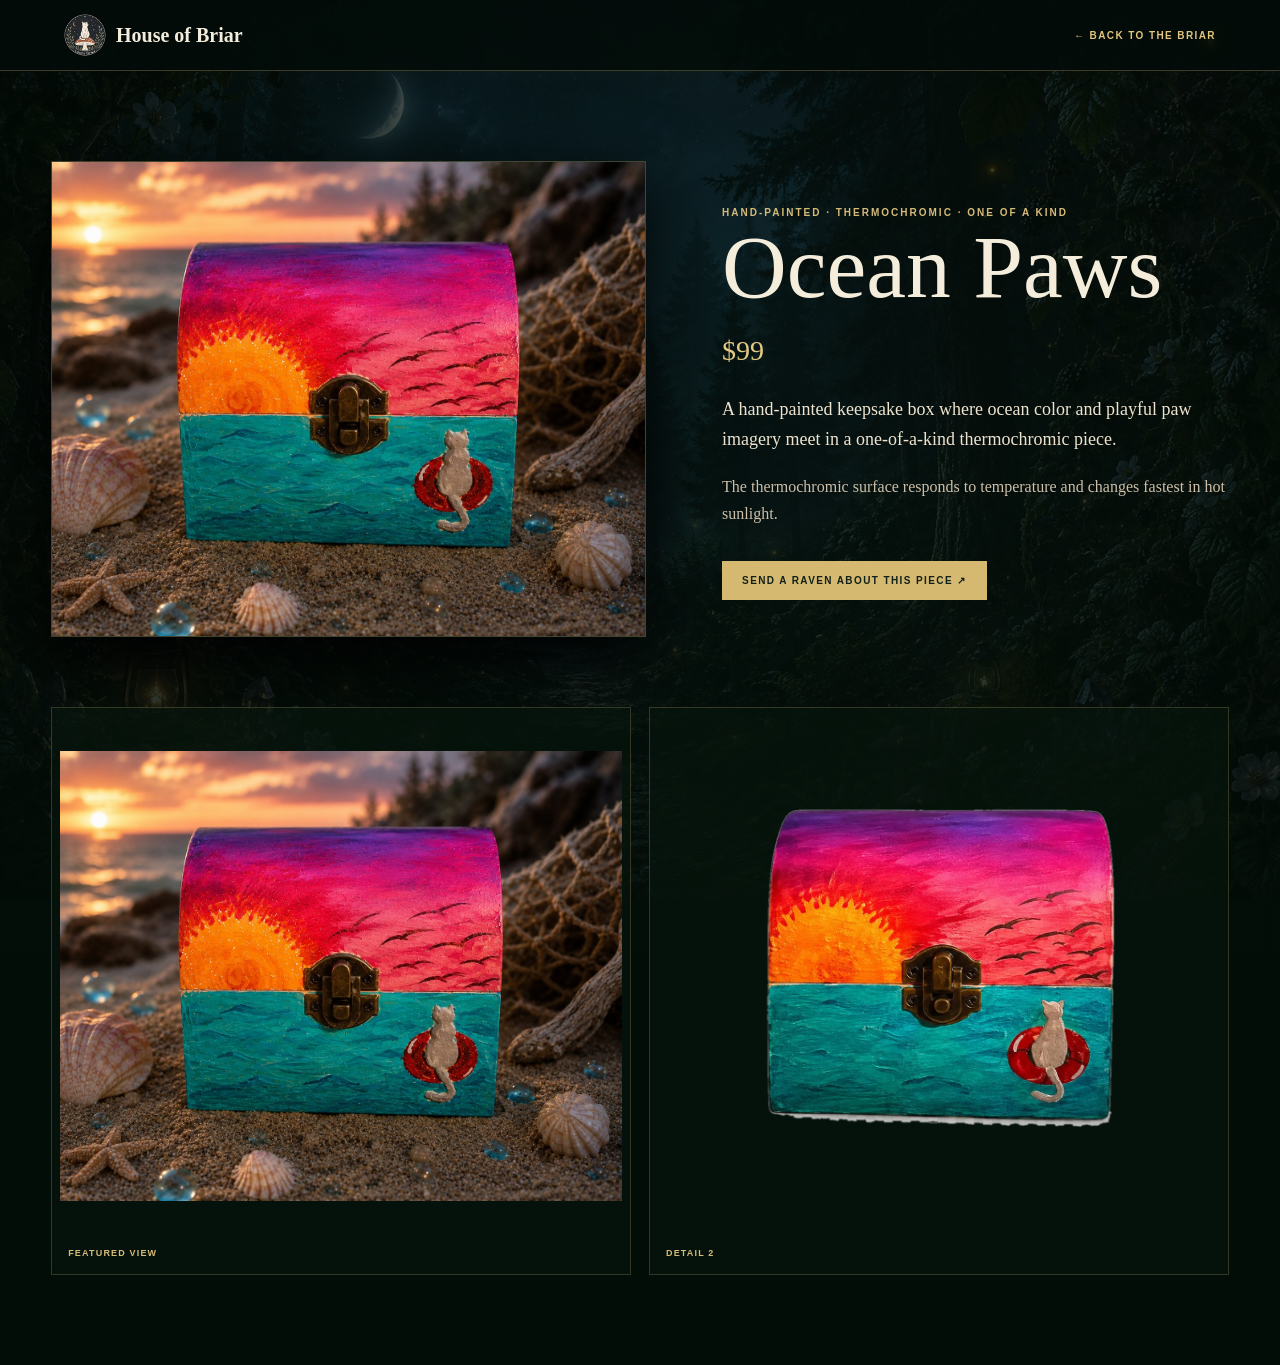
<file: products/ocean-paws.html>
<!doctype html><html lang="en"><head><meta charset="utf-8"><meta name="viewport" content="width=device-width,initial-scale=1"><title>Ocean Paws | House of Briar</title><meta name="description" content="A hand-painted keepsake box where ocean color and playful paw imagery meet in a one-of-a-kind thermochromic piece."><meta name="robots" content="index,follow,max-image-preview:large"><link rel="canonical" href="https://loombriar.shop/products/ocean-paws.html"><link rel="icon" type="image/svg+xml" href="../assets/thorn-spool-real.svg"><meta property="og:type" content="product"><meta property="og:site_name" content="House of Briar"><meta property="og:title" content="Ocean Paws | House of Briar"><meta property="og:description" content="A hand-painted keepsake box where ocean color and playful paw imagery meet in a one-of-a-kind thermochromic piece."><meta property="og:url" content="https://loombriar.shop/products/ocean-paws.html"><meta property="og:image" content="https://loombriar.shop/assets/ocean-paws-restored.jpg"><meta name="twitter:card" content="summary_large_image"><meta name="twitter:title" content="Ocean Paws | House of Briar"><meta name="twitter:description" content="A hand-painted keepsake box where ocean color and playful paw imagery meet in a one-of-a-kind thermochromic piece."><meta name="twitter:image" content="https://loombriar.shop/assets/ocean-paws-restored.jpg"><script type="application/ld+json">{"@context":"https://schema.org","@type":"Product","name":"Ocean Paws","description":"A hand-painted keepsake box where ocean color and playful paw imagery meet in a one-of-a-kind thermochromic piece.","image":["https://loombriar.shop/assets/ocean-paws-restored.jpg","https://loombriar.shop/assets/product-ocean-paws-cutout.webp"],"brand":{"@type":"Brand","name":"Loom Briar"},"offers":{"@type":"Offer","priceCurrency":"USD","price":"99","availability":"https://schema.org/InStock","url":"https://loombriar.shop/products/ocean-paws.html"}}</script><style>
*{box-sizing:border-box}html{background:#06100b;color:#f4eddc}body{margin:0;font-family:Georgia,'Times New Roman',serif;background:linear-gradient(rgba(3,13,8,.72),rgba(3,13,8,.88)),url('../assets/briar-woods-background-v4.jpg') center/cover fixed;min-height:100vh}.nav{display:flex;align-items:center;justify-content:space-between;padding:14px clamp(16px,5vw,70px);background:rgba(3,12,8,.88);border-bottom:1px solid rgba(214,187,122,.28);position:sticky;top:0;z-index:5}.brand{display:flex;align-items:center;gap:10px;color:#f4eddc;text-decoration:none}.brand img{width:42px;height:42px;border-radius:50%}.brand b{font-size:20px}.back{color:#e1c47d;text-decoration:none;font:700 10px Arial,sans-serif;letter-spacing:.14em;text-transform:uppercase}.wrap{width:min(1180px,92vw);margin:0 auto;padding:clamp(45px,7vw,90px) 0 90px}.hero{display:grid;grid-template-columns:1.08fr .92fr;gap:clamp(28px,6vw,76px);align-items:center}.main-img{width:100%;max-height:76vh;object-fit:contain;background:rgba(5,20,12,.5);border:1px solid rgba(214,187,122,.28);box-shadow:0 24px 70px #000}.eyebrow{color:#d6bb78;font:700 10px Arial,sans-serif;letter-spacing:.2em;text-transform:uppercase}.copy h1{font-size:clamp(50px,7vw,92px);line-height:.88;font-weight:400;margin:10px 0 18px}.price{font-size:28px;color:#e4c982}.lede{font-size:18px;line-height:1.65;color:#eee3cf}.notes{color:#cdbfa9;line-height:1.7}.buy{display:inline-block;margin-top:18px;padding:14px 20px;background:#d5b970;color:#102018;text-decoration:none;font:700 10px Arial,sans-serif;letter-spacing:.14em;text-transform:uppercase}.gallery{display:grid;grid-template-columns:repeat(2,minmax(0,1fr));gap:18px;margin-top:70px}.gallery figure{margin:0;background:rgba(6,22,13,.68);border:1px solid rgba(214,187,122,.22);padding:8px}.gallery img{width:100%;height:520px;object-fit:contain}.gallery figcaption{padding:8px;color:#d6bb78;font:700 9px Arial,sans-serif;letter-spacing:.13em;text-transform:uppercase}.extra{margin-top:42px;padding:28px;border:1px solid rgba(214,187,122,.24);background:rgba(5,18,11,.7);line-height:1.7}.extra h2{font-weight:400;color:#e4c982}@media(max-width:760px){.hero{grid-template-columns:1fr}.wrap{width:min(94vw,620px)}.gallery{grid-template-columns:1fr}.gallery img{height:auto}.copy h1{font-size:52px}.nav{padding:10px 12px}}
</style></head><body><header class="nav"><a class="brand" href="../treehouse.html#shop"><img src="../assets/loom-briar-celestial-cat-logo.webp" alt=""><b>House of Briar</b></a><a class="back" href="../treehouse.html#shop">← Back to the Briar</a></header><main class="wrap"><section class="hero"><img class="main-img" src="../assets/ocean-paws-restored.jpg" alt="Ocean Paws"><div class="copy"><p class="eyebrow">Hand-painted · Thermochromic · One of a kind</p><h1>Ocean Paws</h1><p class="price">$99</p><p class="lede">A hand-painted keepsake box where ocean color and playful paw imagery meet in a one-of-a-kind thermochromic piece.</p><p class="notes">The thermochromic surface responds to temperature and changes fastest in hot sunlight.</p><a class="buy" href="mailto:loombriar@gmail.com?subject=Purchase%20Ocean%20Paws%20Keepsake%20Box%20-%20%2499">Send a Raven about this piece ↗</a></div></section><section class="gallery" aria-label="Ocean Paws photo gallery"><figure><img src="../assets/ocean-paws-restored.jpg" alt="Ocean Paws"><figcaption>Featured view</figcaption></figure><figure><img src="../assets/product-ocean-paws-cutout.webp" alt="Ocean Paws detail view 2"><figcaption>Detail 2</figcaption></figure></section></main></body></html>
</file>
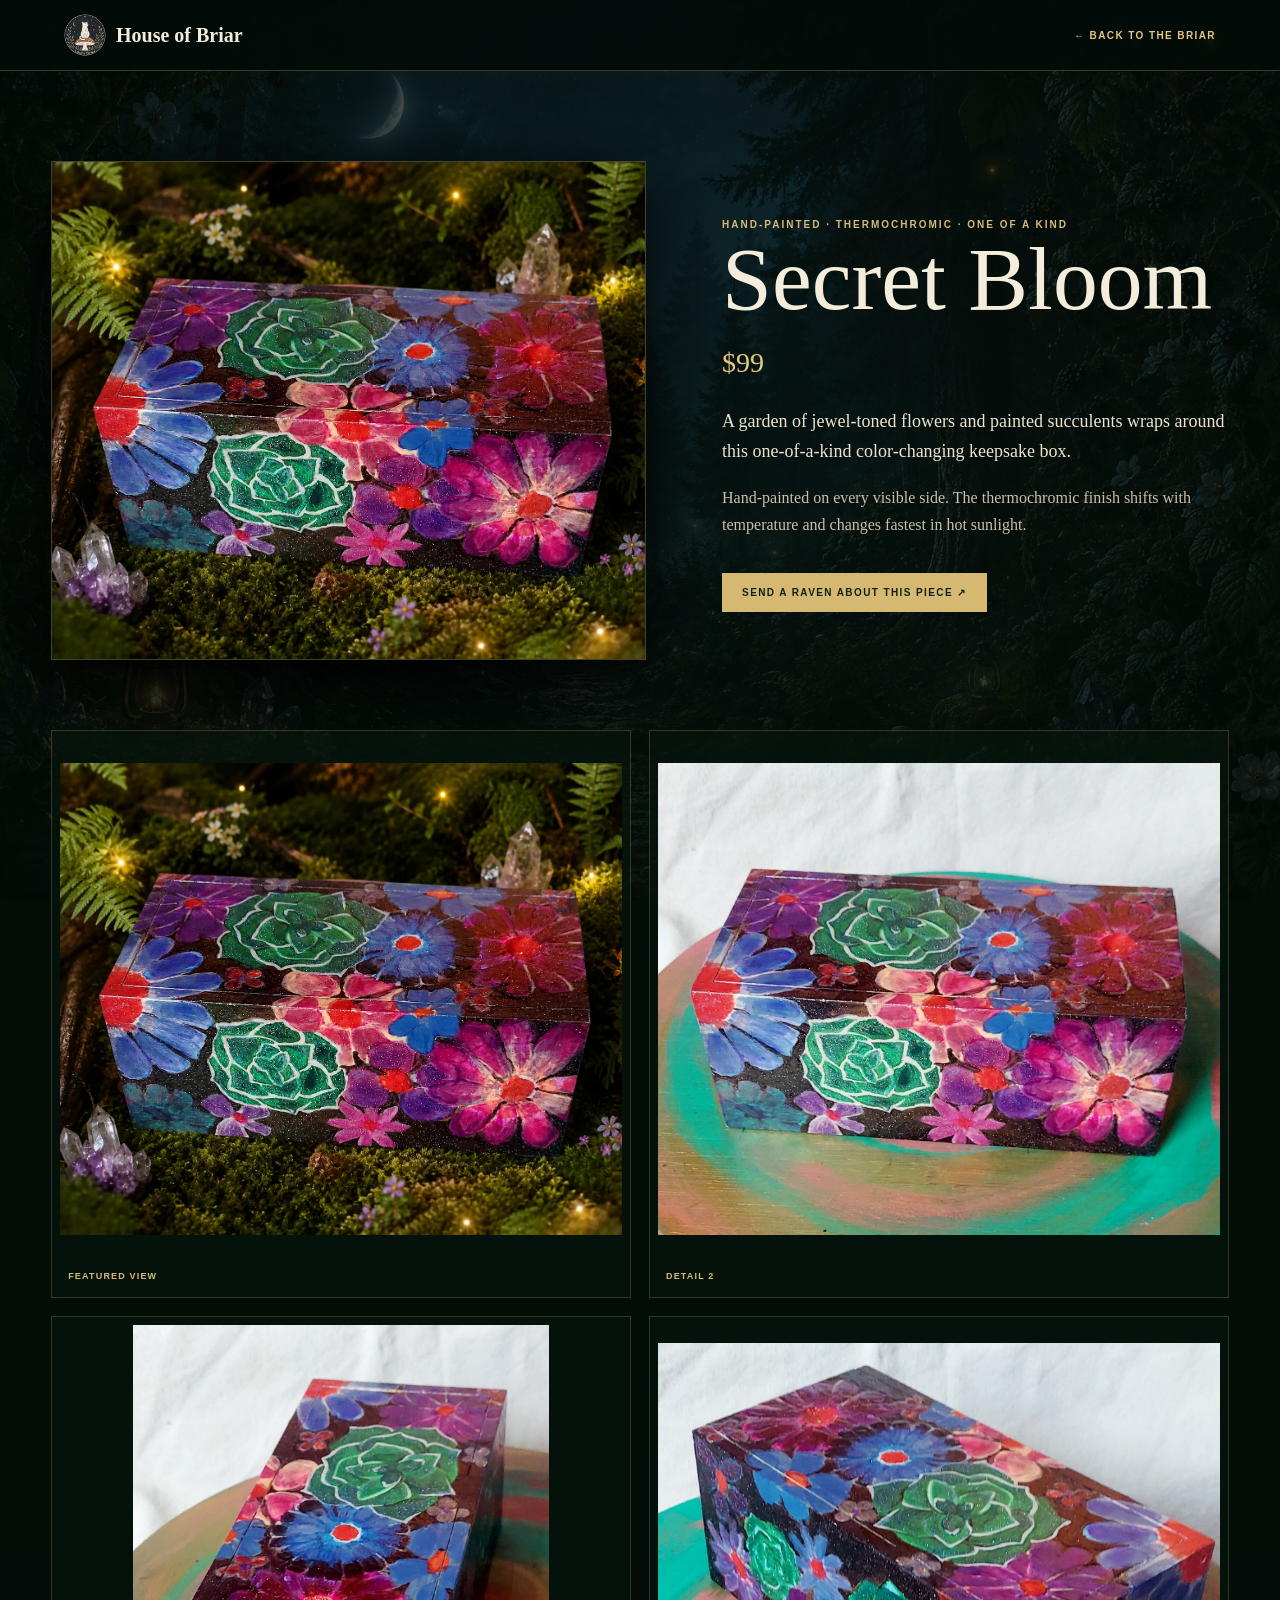
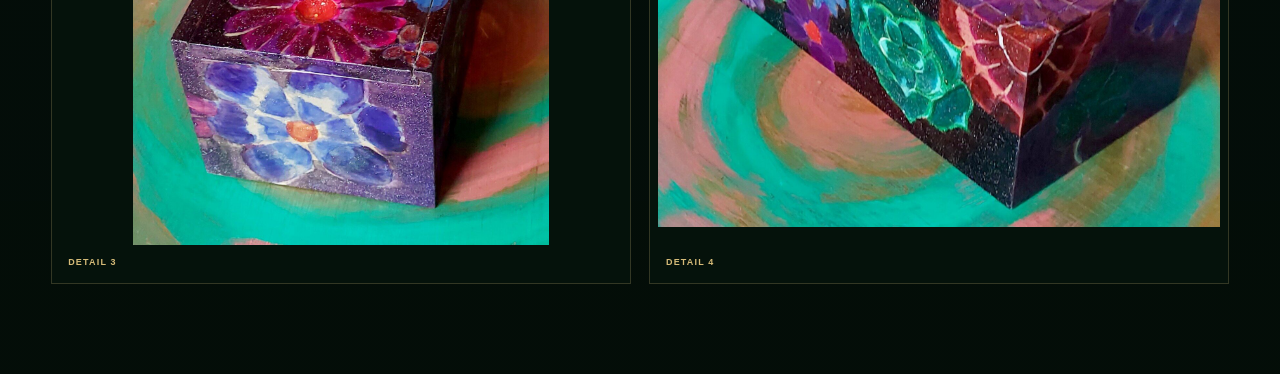
<file: products/secret-bloom.html>
<!doctype html><html lang="en"><head><meta charset="utf-8"><meta name="viewport" content="width=device-width,initial-scale=1"><title>Secret Bloom | House of Briar</title><meta name="description" content="A garden of jewel-toned flowers and painted succulents wraps around this one-of-a-kind color-changing keepsake box."><meta name="robots" content="index,follow,max-image-preview:large"><link rel="canonical" href="https://loombriar.shop/products/secret-bloom.html"><link rel="icon" type="image/svg+xml" href="../assets/thorn-spool-real.svg"><meta property="og:type" content="product"><meta property="og:site_name" content="House of Briar"><meta property="og:title" content="Secret Bloom | House of Briar"><meta property="og:description" content="A garden of jewel-toned flowers and painted succulents wraps around this one-of-a-kind color-changing keepsake box."><meta property="og:url" content="https://loombriar.shop/products/secret-bloom.html"><meta property="og:image" content="https://loombriar.shop/assets/secret-bloom-front-mossy.webp"><meta name="twitter:card" content="summary_large_image"><meta name="twitter:title" content="Secret Bloom | House of Briar"><meta name="twitter:description" content="A garden of jewel-toned flowers and painted succulents wraps around this one-of-a-kind color-changing keepsake box."><meta name="twitter:image" content="https://loombriar.shop/assets/secret-bloom-front-mossy.webp"><script type="application/ld+json">{"@context":"https://schema.org","@type":"Product","name":"Secret Bloom","description":"A garden of jewel-toned flowers and painted succulents wraps around this one-of-a-kind color-changing keepsake box.","image":["https://loombriar.shop/assets/secret-bloom-front-mossy.webp","https://loombriar.shop/assets/secret-bloom-front.jpg","https://loombriar.shop/assets/secret-bloom-top.jpg","https://loombriar.shop/assets/secret-bloom-angle.jpg"],"brand":{"@type":"Brand","name":"Loom Briar"},"offers":{"@type":"Offer","priceCurrency":"USD","price":"99","availability":"https://schema.org/InStock","url":"https://loombriar.shop/products/secret-bloom.html"}}</script><style>
*{box-sizing:border-box}html{background:#06100b;color:#f4eddc}body{margin:0;font-family:Georgia,'Times New Roman',serif;background:linear-gradient(rgba(3,13,8,.72),rgba(3,13,8,.88)),url('../assets/briar-woods-background-v4.jpg') center/cover fixed;min-height:100vh}.nav{display:flex;align-items:center;justify-content:space-between;padding:14px clamp(16px,5vw,70px);background:rgba(3,12,8,.88);border-bottom:1px solid rgba(214,187,122,.28);position:sticky;top:0;z-index:5}.brand{display:flex;align-items:center;gap:10px;color:#f4eddc;text-decoration:none}.brand img{width:42px;height:42px;border-radius:50%}.brand b{font-size:20px}.back{color:#e1c47d;text-decoration:none;font:700 10px Arial,sans-serif;letter-spacing:.14em;text-transform:uppercase}.wrap{width:min(1180px,92vw);margin:0 auto;padding:clamp(45px,7vw,90px) 0 90px}.hero{display:grid;grid-template-columns:1.08fr .92fr;gap:clamp(28px,6vw,76px);align-items:center}.main-img{width:100%;max-height:76vh;object-fit:contain;background:rgba(5,20,12,.5);border:1px solid rgba(214,187,122,.28);box-shadow:0 24px 70px #000}.eyebrow{color:#d6bb78;font:700 10px Arial,sans-serif;letter-spacing:.2em;text-transform:uppercase}.copy h1{font-size:clamp(50px,7vw,92px);line-height:.88;font-weight:400;margin:10px 0 18px}.price{font-size:28px;color:#e4c982}.lede{font-size:18px;line-height:1.65;color:#eee3cf}.notes{color:#cdbfa9;line-height:1.7}.buy{display:inline-block;margin-top:18px;padding:14px 20px;background:#d5b970;color:#102018;text-decoration:none;font:700 10px Arial,sans-serif;letter-spacing:.14em;text-transform:uppercase}.gallery{display:grid;grid-template-columns:repeat(2,minmax(0,1fr));gap:18px;margin-top:70px}.gallery figure{margin:0;background:rgba(6,22,13,.68);border:1px solid rgba(214,187,122,.22);padding:8px}.gallery img{width:100%;height:520px;object-fit:contain}.gallery figcaption{padding:8px;color:#d6bb78;font:700 9px Arial,sans-serif;letter-spacing:.13em;text-transform:uppercase}.extra{margin-top:42px;padding:28px;border:1px solid rgba(214,187,122,.24);background:rgba(5,18,11,.7);line-height:1.7}.extra h2{font-weight:400;color:#e4c982}@media(max-width:760px){.hero{grid-template-columns:1fr}.wrap{width:min(94vw,620px)}.gallery{grid-template-columns:1fr}.gallery img{height:auto}.copy h1{font-size:52px}.nav{padding:10px 12px}}
</style></head><body><header class="nav"><a class="brand" href="../treehouse.html#shop"><img src="../assets/loom-briar-celestial-cat-logo.webp" alt=""><b>House of Briar</b></a><a class="back" href="../treehouse.html#shop">← Back to the Briar</a></header><main class="wrap"><section class="hero"><img class="main-img" src="../assets/secret-bloom-front-mossy.webp" alt="Secret Bloom"><div class="copy"><p class="eyebrow">Hand-painted · Thermochromic · One of a kind</p><h1>Secret Bloom</h1><p class="price">$99</p><p class="lede">A garden of jewel-toned flowers and painted succulents wraps around this one-of-a-kind color-changing keepsake box.</p><p class="notes">Hand-painted on every visible side. The thermochromic finish shifts with temperature and changes fastest in hot sunlight.</p><a class="buy" href="mailto:loombriar@gmail.com?subject=Purchase%20Secret%20Bloom%20Keepsake%20Box%20-%20%2499">Send a Raven about this piece ↗</a></div></section><section class="gallery" aria-label="Secret Bloom photo gallery"><figure><img src="../assets/secret-bloom-front-mossy.webp" alt="Secret Bloom"><figcaption>Featured view</figcaption></figure><figure><img src="../assets/secret-bloom-front.jpg" alt="Secret Bloom detail view 2"><figcaption>Detail 2</figcaption></figure><figure><img src="../assets/secret-bloom-top.jpg" alt="Secret Bloom detail view 3"><figcaption>Detail 3</figcaption></figure><figure><img src="../assets/secret-bloom-angle.jpg" alt="Secret Bloom detail view 4"><figcaption>Detail 4</figcaption></figure></section></main></body></html>
</file>
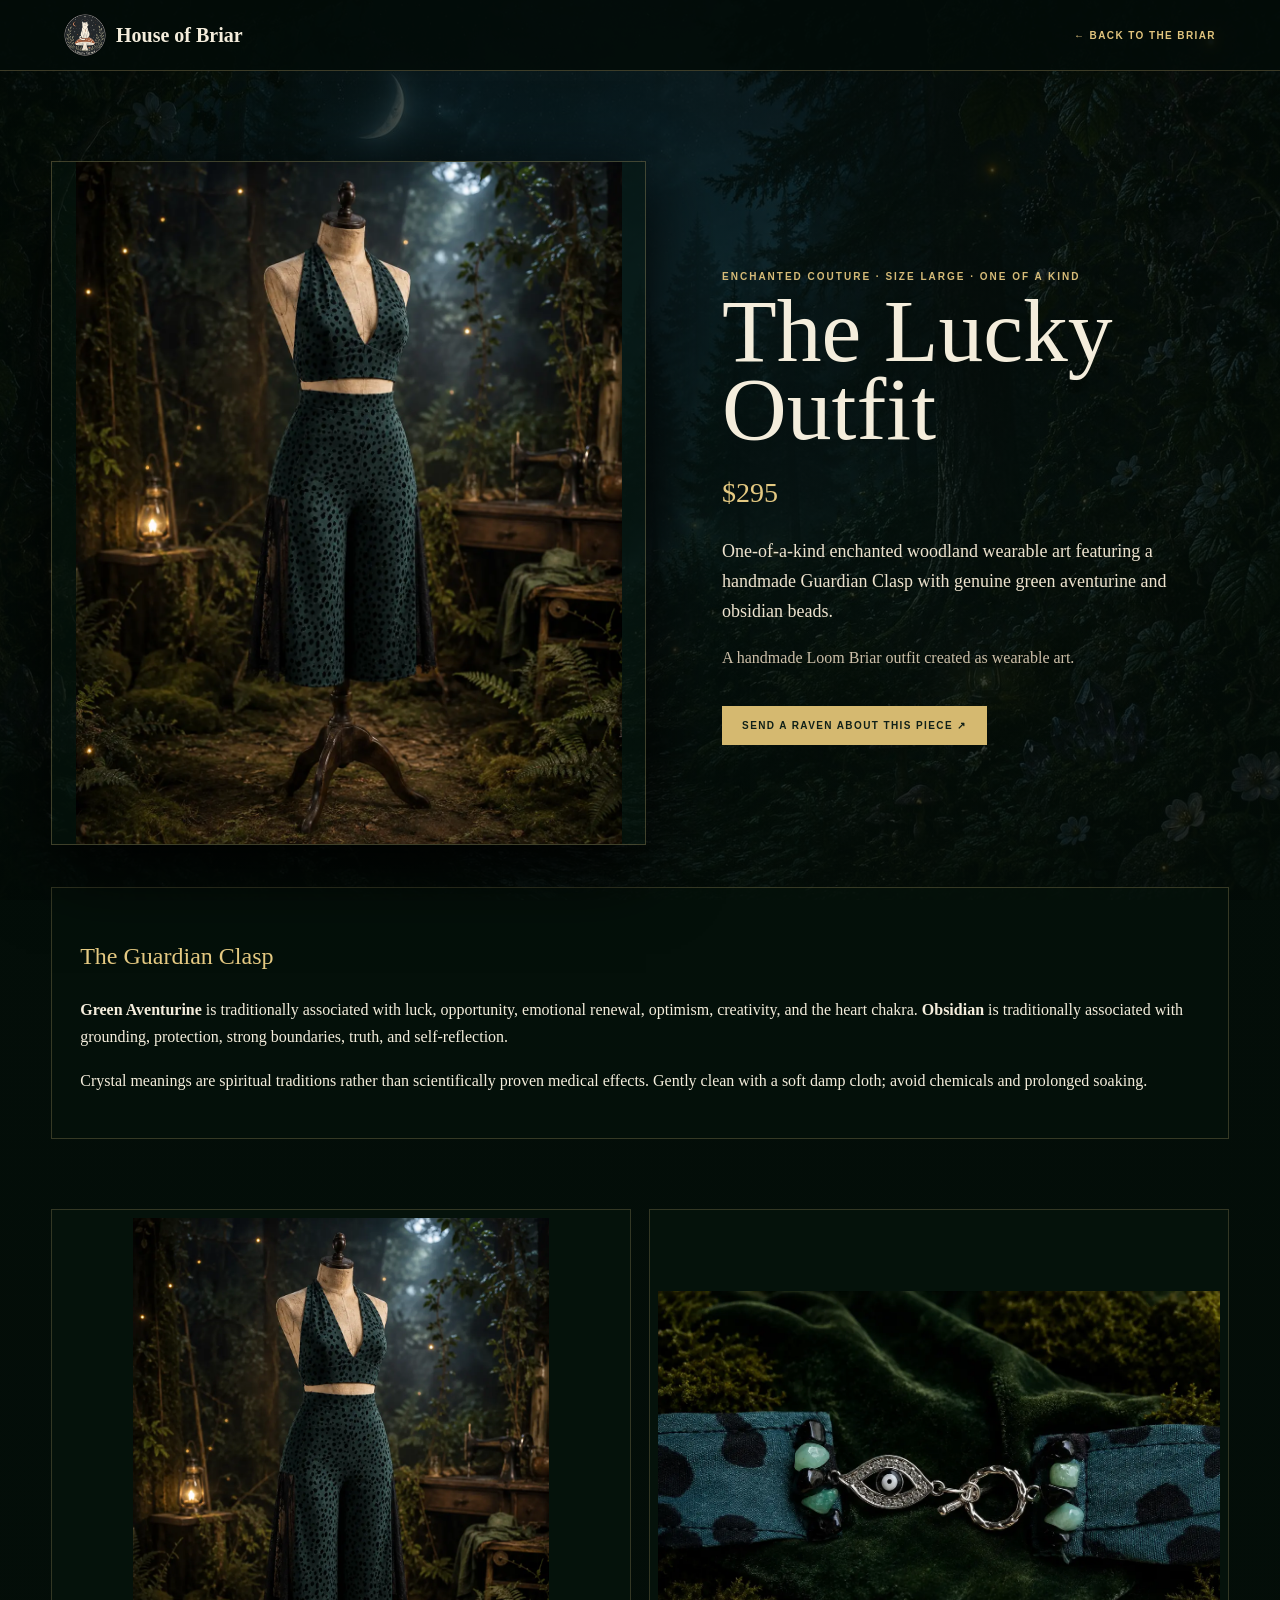
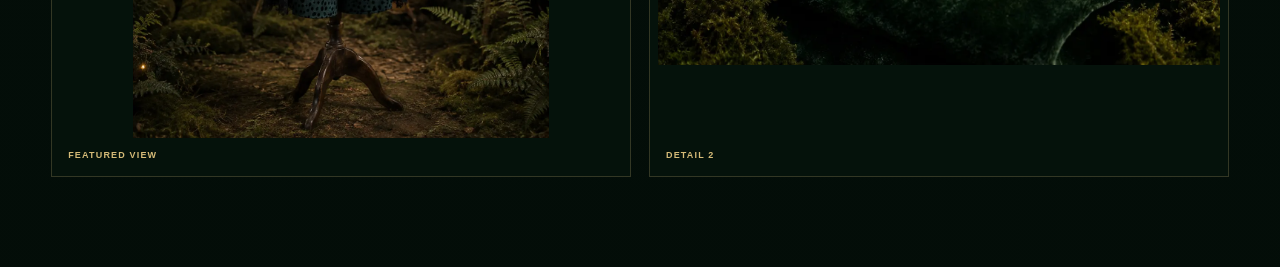
<file: products/the-lucky-outfit.html>
<!doctype html><html lang="en"><head><meta charset="utf-8"><meta name="viewport" content="width=device-width,initial-scale=1"><title>The Lucky Outfit | House of Briar</title><meta name="description" content="One-of-a-kind enchanted woodland wearable art featuring a handmade Guardian Clasp with genuine green aventurine and obsidian beads."><meta name="robots" content="index,follow,max-image-preview:large"><link rel="canonical" href="https://loombriar.shop/products/the-lucky-outfit.html"><link rel="icon" type="image/svg+xml" href="../assets/thorn-spool-real.svg"><meta property="og:type" content="product"><meta property="og:site_name" content="House of Briar"><meta property="og:title" content="The Lucky Outfit | House of Briar"><meta property="og:description" content="One-of-a-kind enchanted woodland wearable art featuring a handmade Guardian Clasp with genuine green aventurine and obsidian beads."><meta property="og:url" content="https://loombriar.shop/products/the-lucky-outfit.html"><meta property="og:image" content="https://loombriar.shop/assets/woodland-cutout-set.webp"><meta name="twitter:card" content="summary_large_image"><meta name="twitter:title" content="The Lucky Outfit | House of Briar"><meta name="twitter:description" content="One-of-a-kind enchanted woodland wearable art featuring a handmade Guardian Clasp with genuine green aventurine and obsidian beads."><meta name="twitter:image" content="https://loombriar.shop/assets/woodland-cutout-set.webp"><script type="application/ld+json">{"@context":"https://schema.org","@type":"Product","name":"The Lucky Outfit","description":"One-of-a-kind enchanted woodland wearable art featuring a handmade Guardian Clasp with genuine green aventurine and obsidian beads.","image":["https://loombriar.shop/assets/woodland-cutout-set.webp","https://loombriar.shop/assets/first-outfit-neck-clasp.webp"],"brand":{"@type":"Brand","name":"Loom Briar"},"offers":{"@type":"Offer","priceCurrency":"USD","price":"295","availability":"https://schema.org/InStock","url":"https://loombriar.shop/products/the-lucky-outfit.html"}}</script><style>
*{box-sizing:border-box}html{background:#06100b;color:#f4eddc}body{margin:0;font-family:Georgia,'Times New Roman',serif;background:linear-gradient(rgba(3,13,8,.72),rgba(3,13,8,.88)),url('../assets/briar-woods-background-v4.jpg') center/cover fixed;min-height:100vh}.nav{display:flex;align-items:center;justify-content:space-between;padding:14px clamp(16px,5vw,70px);background:rgba(3,12,8,.88);border-bottom:1px solid rgba(214,187,122,.28);position:sticky;top:0;z-index:5}.brand{display:flex;align-items:center;gap:10px;color:#f4eddc;text-decoration:none}.brand img{width:42px;height:42px;border-radius:50%}.brand b{font-size:20px}.back{color:#e1c47d;text-decoration:none;font:700 10px Arial,sans-serif;letter-spacing:.14em;text-transform:uppercase}.wrap{width:min(1180px,92vw);margin:0 auto;padding:clamp(45px,7vw,90px) 0 90px}.hero{display:grid;grid-template-columns:1.08fr .92fr;gap:clamp(28px,6vw,76px);align-items:center}.main-img{width:100%;max-height:76vh;object-fit:contain;background:rgba(5,20,12,.5);border:1px solid rgba(214,187,122,.28);box-shadow:0 24px 70px #000}.eyebrow{color:#d6bb78;font:700 10px Arial,sans-serif;letter-spacing:.2em;text-transform:uppercase}.copy h1{font-size:clamp(50px,7vw,92px);line-height:.88;font-weight:400;margin:10px 0 18px}.price{font-size:28px;color:#e4c982}.lede{font-size:18px;line-height:1.65;color:#eee3cf}.notes{color:#cdbfa9;line-height:1.7}.buy{display:inline-block;margin-top:18px;padding:14px 20px;background:#d5b970;color:#102018;text-decoration:none;font:700 10px Arial,sans-serif;letter-spacing:.14em;text-transform:uppercase}.gallery{display:grid;grid-template-columns:repeat(2,minmax(0,1fr));gap:18px;margin-top:70px}.gallery figure{margin:0;background:rgba(6,22,13,.68);border:1px solid rgba(214,187,122,.22);padding:8px}.gallery img{width:100%;height:520px;object-fit:contain}.gallery figcaption{padding:8px;color:#d6bb78;font:700 9px Arial,sans-serif;letter-spacing:.13em;text-transform:uppercase}.extra{margin-top:42px;padding:28px;border:1px solid rgba(214,187,122,.24);background:rgba(5,18,11,.7);line-height:1.7}.extra h2{font-weight:400;color:#e4c982}@media(max-width:760px){.hero{grid-template-columns:1fr}.wrap{width:min(94vw,620px)}.gallery{grid-template-columns:1fr}.gallery img{height:auto}.copy h1{font-size:52px}.nav{padding:10px 12px}}
</style></head><body><header class="nav"><a class="brand" href="../treehouse.html#shop"><img src="../assets/loom-briar-celestial-cat-logo.webp" alt=""><b>House of Briar</b></a><a class="back" href="../treehouse.html#shop">← Back to the Briar</a></header><main class="wrap"><section class="hero"><img class="main-img" src="../assets/woodland-cutout-set.webp" alt="The Lucky Outfit"><div class="copy"><p class="eyebrow">Enchanted Couture · Size Large · One of a kind</p><h1>The Lucky Outfit</h1><p class="price">$295</p><p class="lede">One-of-a-kind enchanted woodland wearable art featuring a handmade Guardian Clasp with genuine green aventurine and obsidian beads.</p><p class="notes">A handmade Loom Briar outfit created as wearable art.</p><a class="buy" href="mailto:loombriar@gmail.com?subject=The%20Lucky%20Outfit%20-%20Size%20Large%20-%20%24295">Send a Raven about this piece ↗</a></div></section><section class="extra"><h2>The Guardian Clasp</h2><p><strong>Green Aventurine</strong> is traditionally associated with luck, opportunity, emotional renewal, optimism, creativity, and the heart chakra. <strong>Obsidian</strong> is traditionally associated with grounding, protection, strong boundaries, truth, and self-reflection.</p><p>Crystal meanings are spiritual traditions rather than scientifically proven medical effects. Gently clean with a soft damp cloth; avoid chemicals and prolonged soaking.</p></section><section class="gallery" aria-label="The Lucky Outfit photo gallery"><figure><img src="../assets/woodland-cutout-set.webp" alt="The Lucky Outfit"><figcaption>Featured view</figcaption></figure><figure><img src="../assets/first-outfit-neck-clasp.webp" alt="The Lucky Outfit detail view 2"><figcaption>Detail 2</figcaption></figure></section></main></body></html>
</file>
